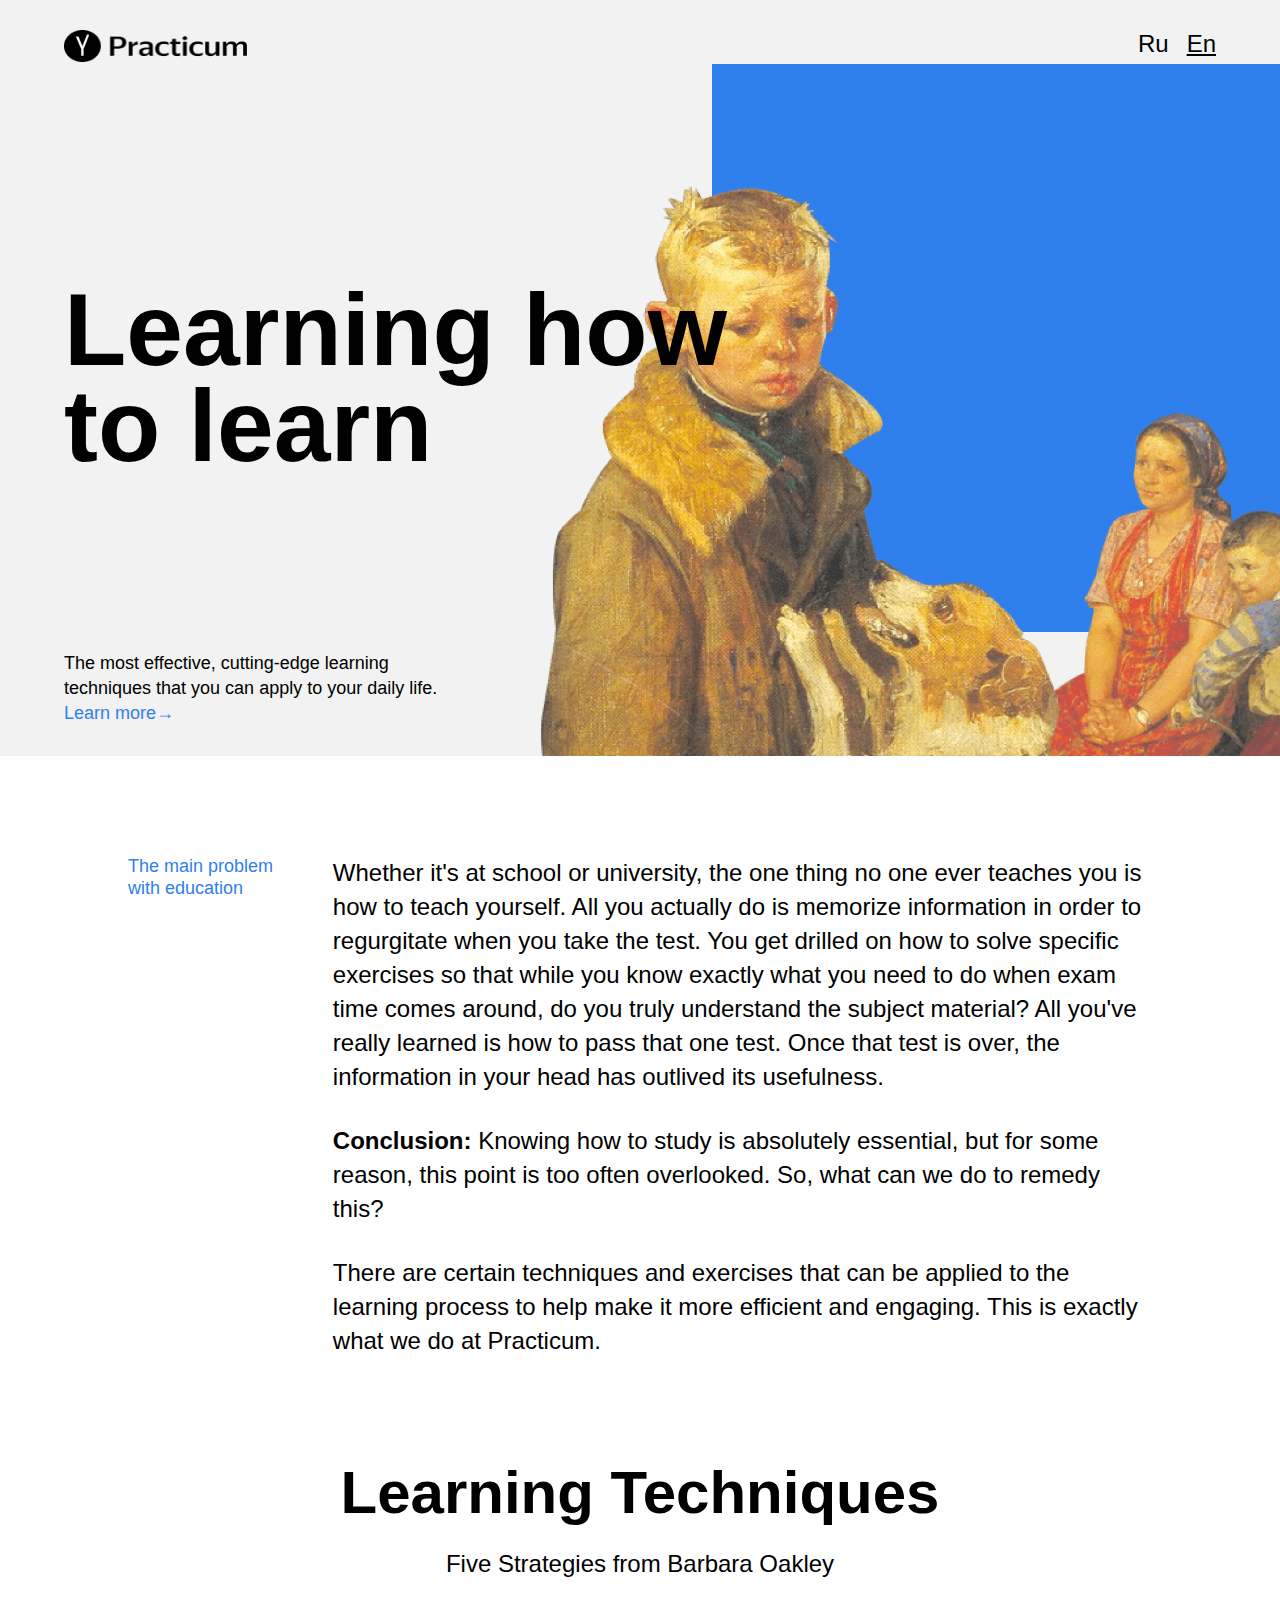
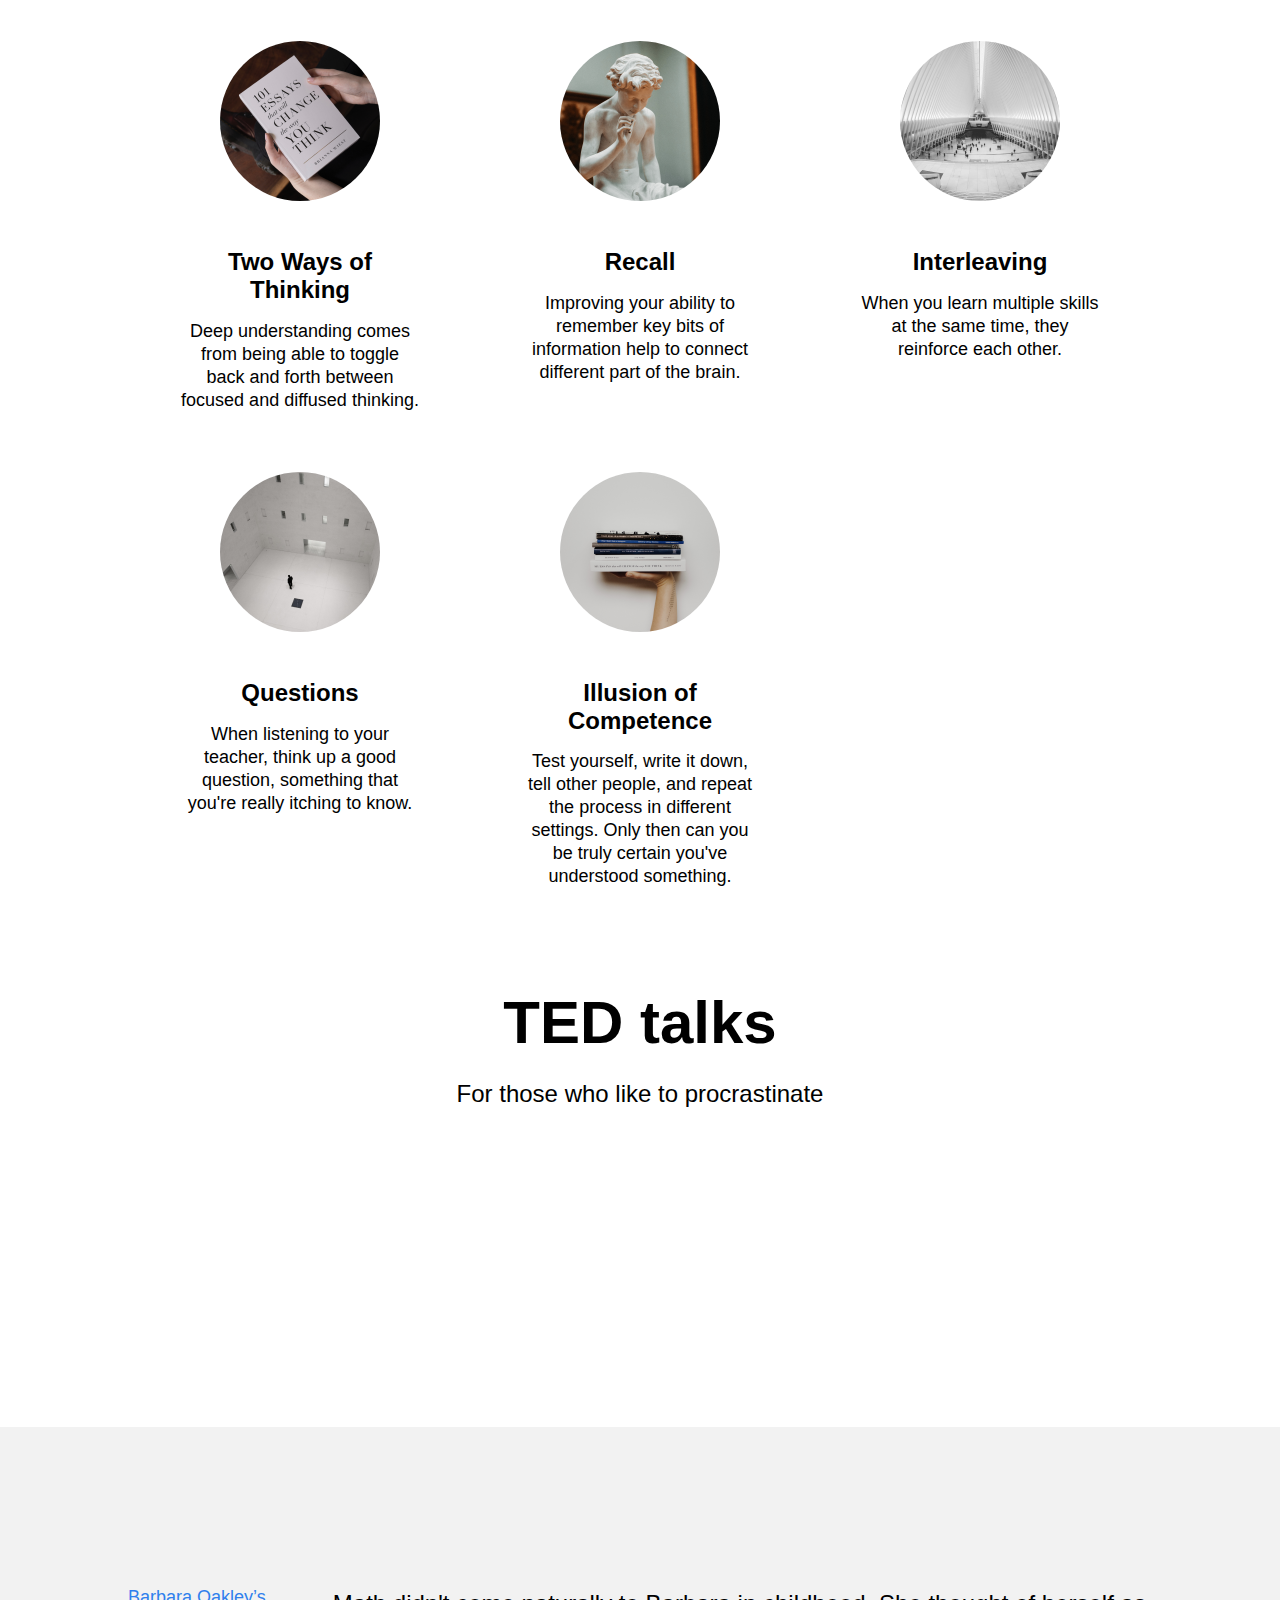
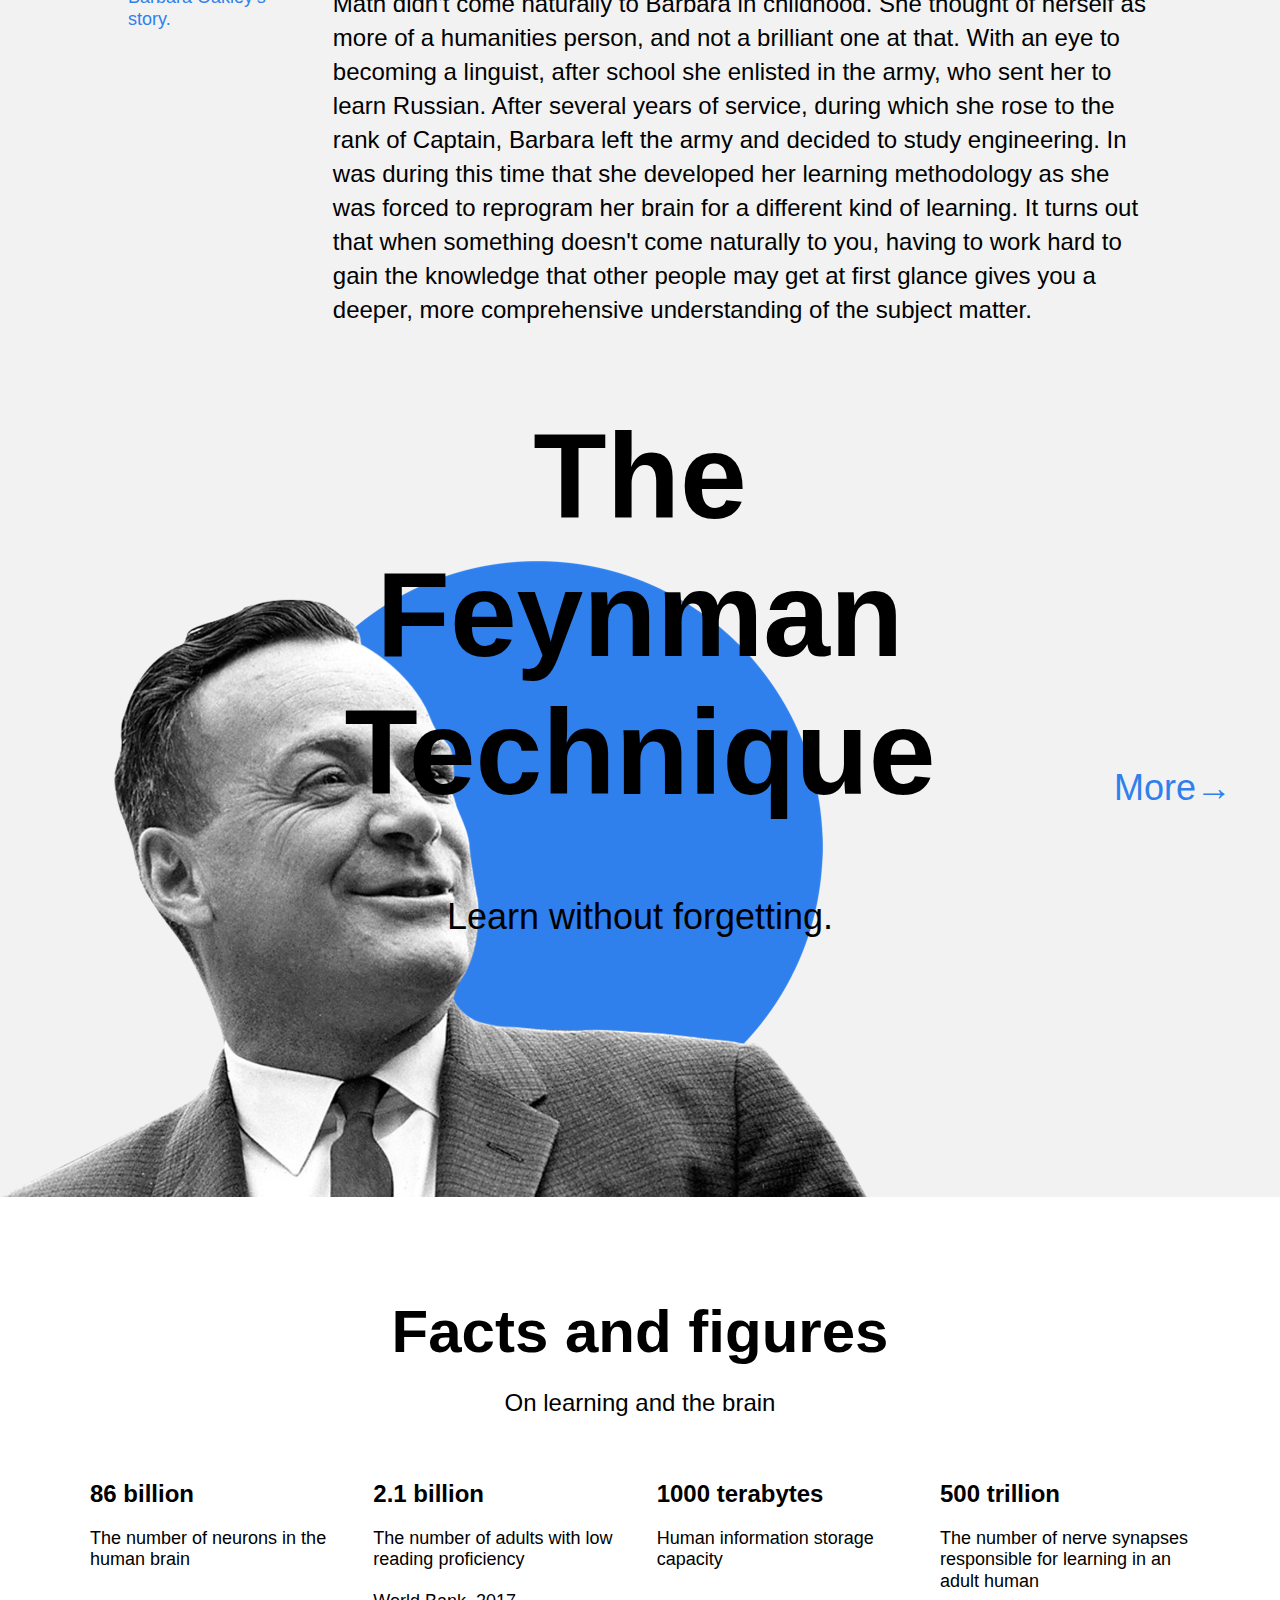
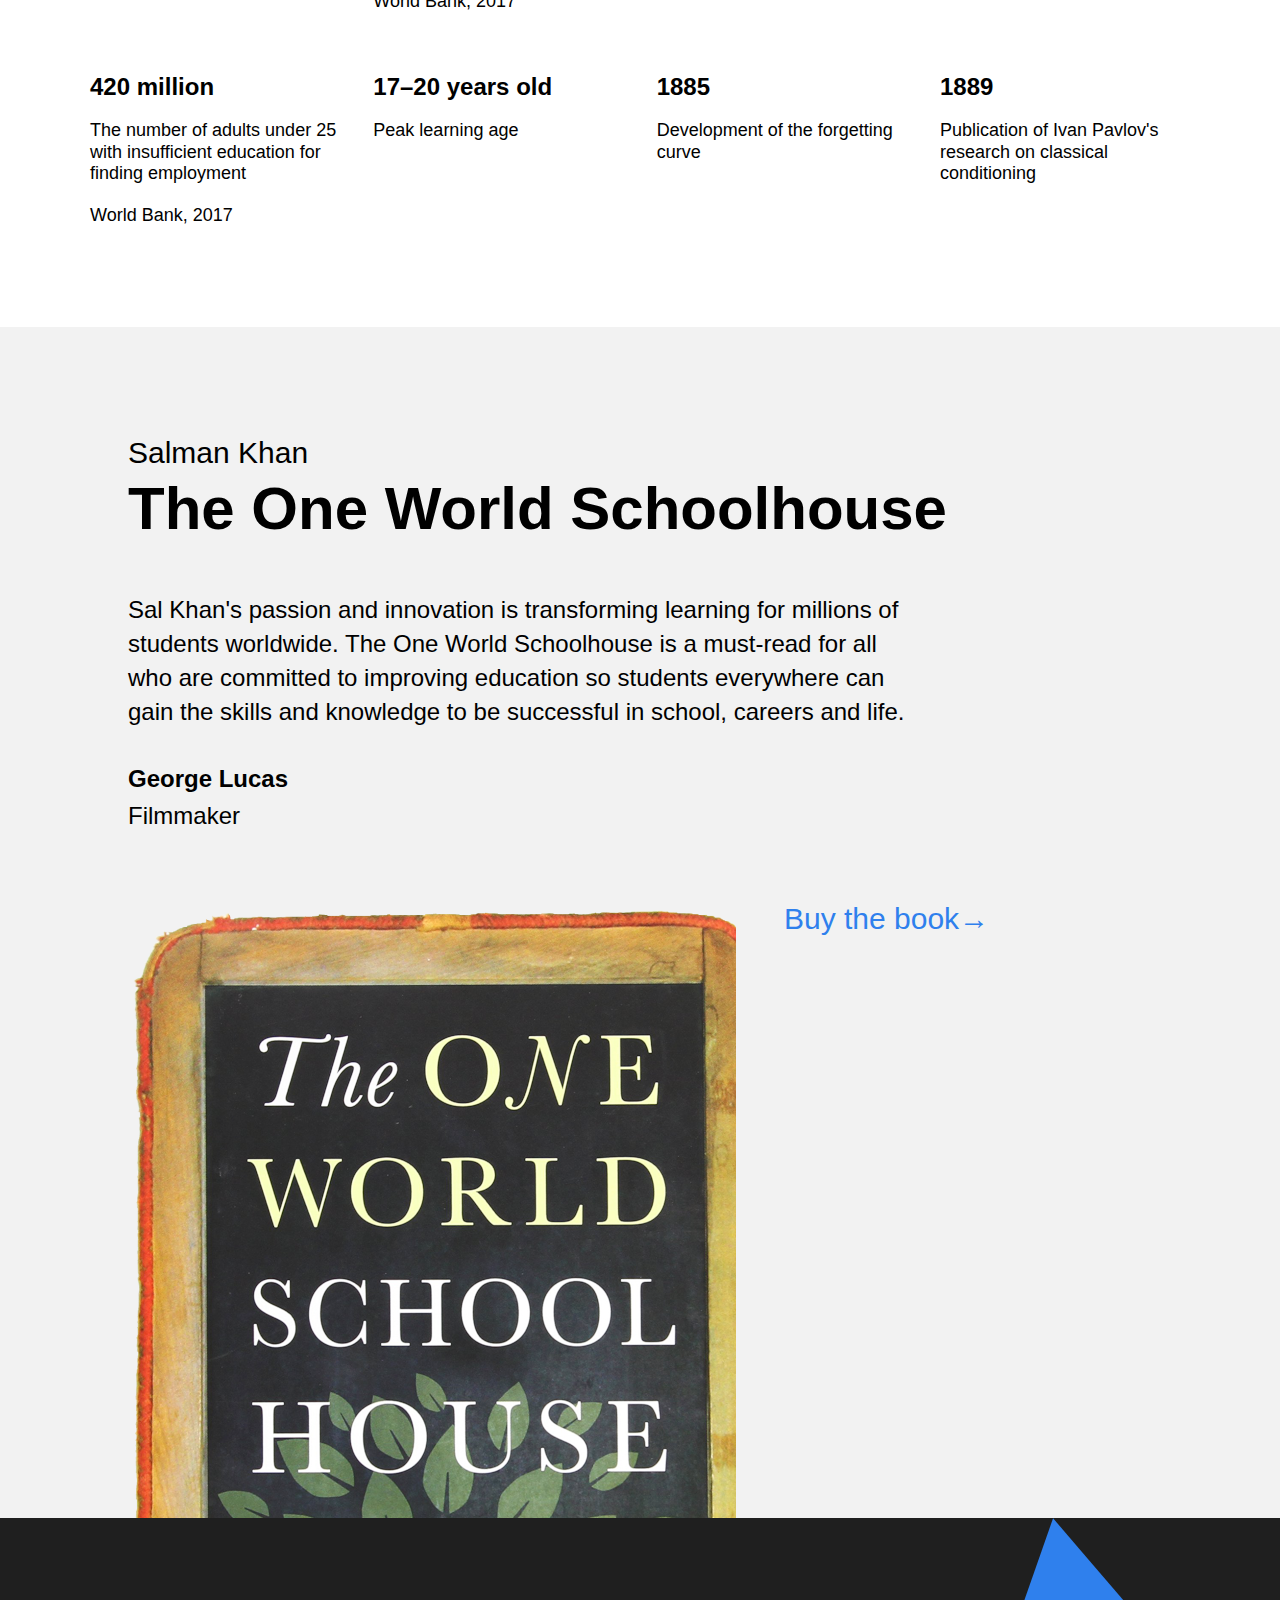
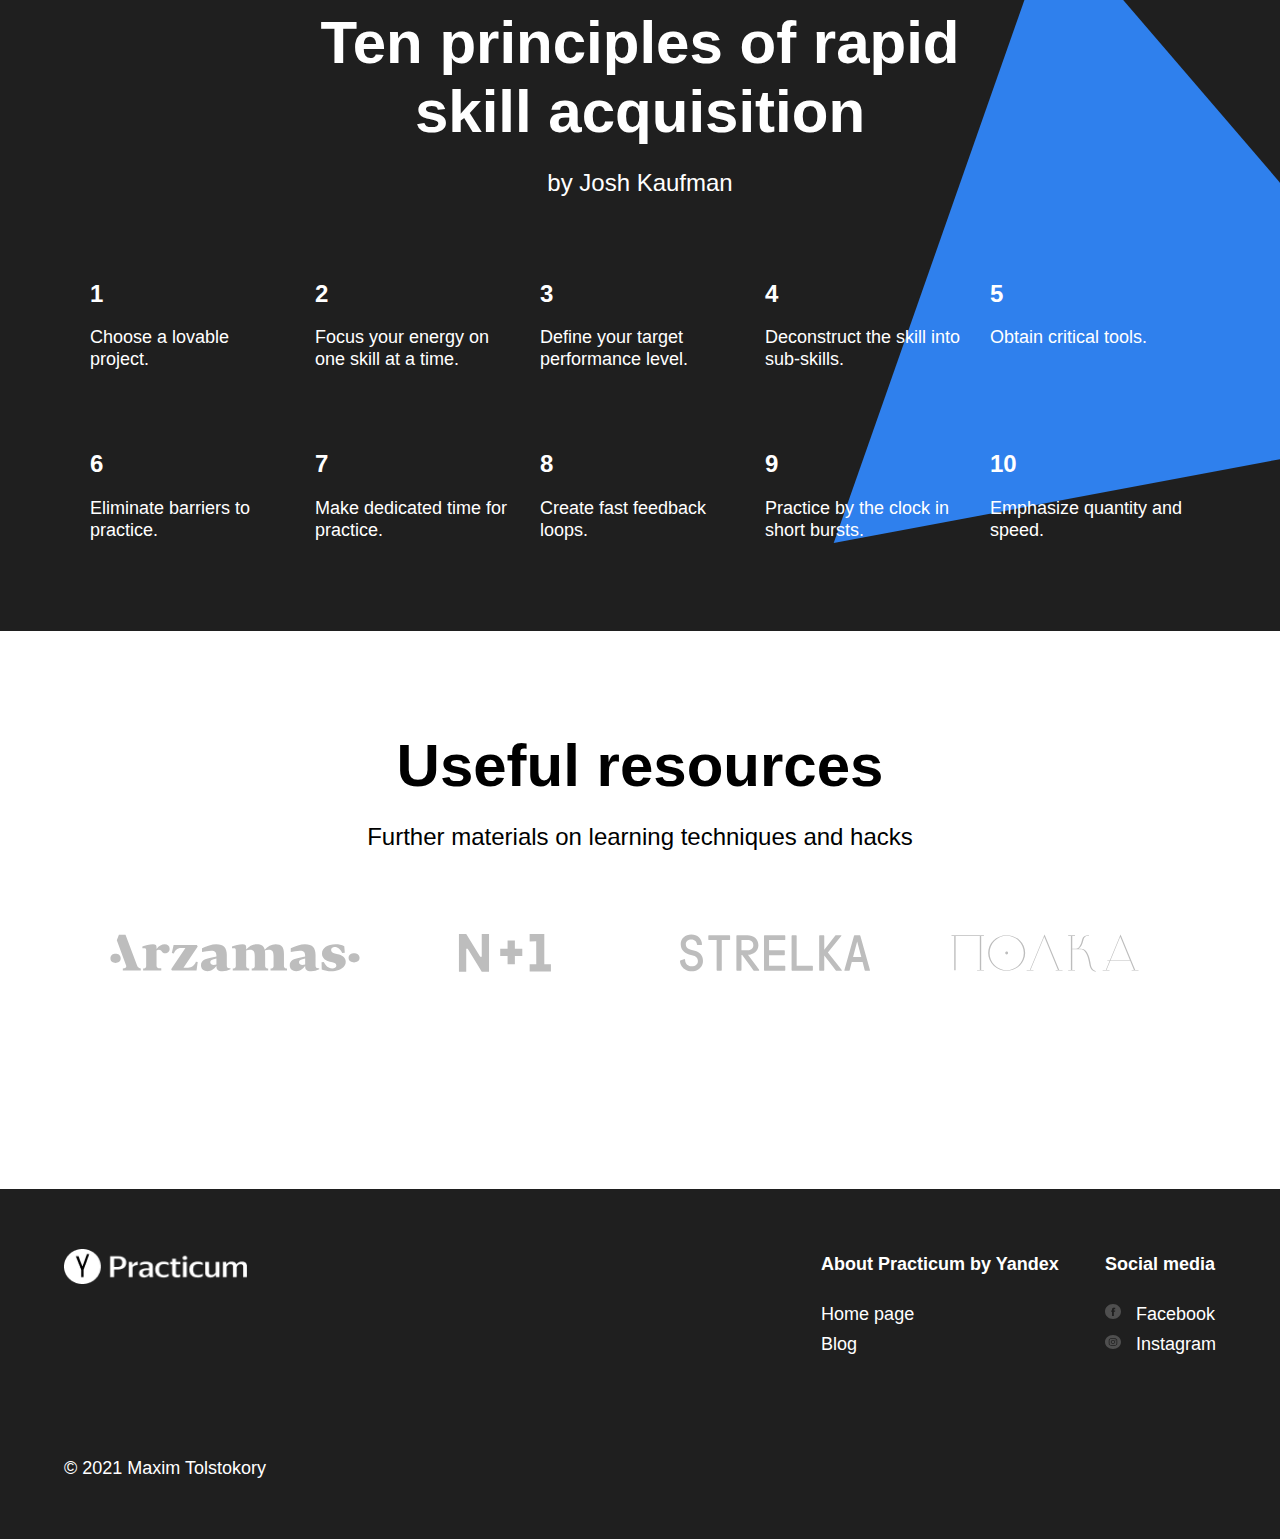
<file: index.html>
<!DOCTYPE html>
<html lang="en">
<head>
  <meta charset="UTF-8">
  <meta name="keywords" content="HTML, CSS, JavaScript">
  <meta name="description" content="Yandex Practicum project 1: a static multisection web page">
  <meta name="author" content="Maxim Tolstokory">
  <meta name="viewport" content="width=device-width, initial-scale=1.0">
  <link rel="stylesheet" href="./pages/index.css">
  <title>Learning how to learn</title>
</head>
<body>
  <div class="page">
    <header class="header">
      <img src="./images/logo/logo_place_header_en.png" alt="Yandex Practicum logo" class="logo logo_place_header">
      <ul class="header__lang-list">
        <li class="header__lang-links">
          <a href="./index-ru.html" class="header__lang-link transparent" target="_self">Ru</a>
        </li>
        <li class="header__lang-links">
          <a href="#" class="header__lang-link header__lang-link_active transparent" target="_self">En</a>
        </li>
      </ul>
      <h1 class="header__title">Learning how to learn</h1>
      <p class="header__subtitle">
        The most effective, cutting-edge learning techniques that you can apply to your daily life.
        <a href="#" class="header__link transparent">Learn more&rarr;</a>
      </p>
      <img src="./images/header-image.png" alt="part of paining The boy with a bad grade" class="header__main-illustration">
      <div class="header__square-pic rotation"></div>
    </header>
    <main class="content">
      <section class="description">
        <div class="two-columns">
          <h2 class="two-columns__brief">The main problem with education</h2>
          <div class="two-columns__main-text">
            <p class="two-columns__paragraph">
              Whether it's at school or university, the one thing no one ever teaches you is how to teach yourself.
              All you actually do is memorize information in order to regurgitate when you take the test.
              You get drilled on how to solve specific exercises so that while you know exactly what you need to do when exam time comes around,
              do you truly understand the subject material? All you've really learned is how to pass that one test. Once that test is over,
              the information in your head has outlived its usefulness.
            </p>
            <p class="two-columns__paragraph">
              <span class="two-columns__span-accent">Conclusion:</span>
              Knowing how to study is absolutely essential, but for some reason, this point is too often overlooked. So, what can we do to remedy this?
            </p>
            <p class="two-columns__paragraph">
              There are certain techniques and exercises that can be applied to the learning process to help make it more efficient and engaging.
               This is exactly what we do at Practicum.
            </p>
          </div>
        </div>
      </section>

      <section class="techniques">
        <h2 class="section-title">Learning Techniques</h2>
        <p class="section-subtitle">Five Strategies from Barbara Oakley</p>
        <ul class="cards">
          <li class="cards__item">
            <img src="./images/cards-attention.png" alt="attention logo" class="cards__image">
            <h3 class="cards__title">Two Ways of Thinking</h3>
            <p class="cards__description">
              Deep understanding comes from being able to toggle back and forth between focused and diffused thinking.
            </p>
          </li>
          <li class="cards__item">
            <img src="./images/cards-recall.png" alt="recall logo" class="cards__image">
            <h3 class="cards__title">Recall</h3>
            <p class="cards__description">
              Improving your ability to remember key bits of information help to connect different part of the brain.
            </p>
          </li>
          <li class="cards__item">
            <img src="./images/cards-interliving.png" alt="interleaving logo" class="cards__image">
            <h3 class="cards__title">Interleaving</h3>
            <p class="cards__description">
              When you learn multiple skills at the same time, they reinforce each other.
            </p>
          </li>
          <li class="cards__item">
            <img src="./images/cards-question.png" alt="questions logo" class="cards__image">
            <h3 class="cards__title">Questions</h3>
            <p class="cards__description">
              When listening to your teacher, think up a good question, something that you're really itching to know.
            </p>
          </li>
          <li class="cards__item">
            <img src="./images/cards-competence.png" alt="illusion of competence logo" class="cards__image">
            <h3 class="cards__title">Illusion of Competence</h3>
            <p class="cards__description">
              Test yourself, write it down, tell other people, and repeat the process in different settings.
               Only then can you be truly certain you've understood something.
            </p>
          </li>
        </ul>
      </section>

      <section class="video">
        <h2 class="section-title">TED talks</h2>
        <p class="section-subtitle">For those who like to procrastinate</p>
        <div class="video__iframes">
          <iframe class="video__iframe" src="https://www.youtube.com/embed/5MgBikgcWnY"
           allow="accelerometer; autoplay; clipboard-write; encrypted-media; gyroscope; picture-in-picture" allowfullscreen>
          </iframe>
          <iframe class="video__iframe" src="https://www.youtube.com/embed/arj7oStGLkU"
           allow="accelerometer; autoplay; clipboard-write; encrypted-media; gyroscope; picture-in-picture" allowfullscreen>
          </iframe>
        </div>
      </section>

      <section class="oakley">
        <div class="two-columns">
          <h2 class="two-columns__brief">Barbara Oakley’s story.</h2>
          <div class="two-columns__main-text">
            <p class="two-columns__paragraph">
              Math didn't come naturally to Barbara in childhood.
               She thought of herself as more of a humanities person, and not a brilliant one at that.
                With an eye to becoming a linguist, after school she enlisted in the army, who sent her to learn Russian.
                 After several years of service, during which she rose to the rank of Captain, Barbara left the army and decided to study engineering.
                  In was during this time that she developed her learning methodology as she was forced to reprogram her brain for a different kind of learning.
                   It turns out that when something doesn't come naturally to you, having to work hard to gain the knowledge that other people may get at first
                    glance gives you a deeper, more comprehensive understanding of the subject matter.
            </p>
          </div>
        </div>
      </section>

      <section class="feynman">
        <h2 class="feynman__title">The Feynman Technique</h2>
        <p class="feynman__subtitle">Learn without forgetting.</p>
        <a href="#" class="feynman__link transparent">More&rarr;</a>
      </section>

      <section class="digits">
        <h2 class="section-title">Facts and figures</h2>
        <p class="section-subtitle">On learning and the brain</p>
        <ul class="table">
          <li class="table__cell">
            <h3 class="table__heading">86 billion</h3>
            <p class="table__text">The number of neurons in the human brain</p>
          </li>
          <li class="table__cell">
            <h3 class="table__heading">2.1 billion</h3>
            <p class="table__text">The number of adults with low reading proficiency</p>
            <p class="table__text">World Bank, 2017</p>
          </li>
          <li class="table__cell">
            <h3 class="table__heading">1000 terabytes</h3>
            <p class="table__text">Human information storage capacity</p>
          </li>
          <li class="table__cell">
            <h3 class="table__heading">500 trillion</h3>
            <p class="table__text">The number of nerve synapses responsible for learning in an adult human</p>
          </li>
          <li class="table__cell">
            <h3 class="table__heading">420 million</h3>
            <p class="table__text">The number of adults under 25 with insufficient education for finding employment</p>
            <p class="table__text">World Bank, 2017</p>
          </li>
          <li class="table__cell">
            <h3 class="table__heading">17–20 years old</h3>
            <p class="table__text">Peak learning age</p>
          </li>
          <li class="table__cell">
            <h3 class="table__heading">1885</h3>
            <p class="table__text">Development of the forgetting curve</p>
          </li>
          <li class="table__cell">
            <h3 class="table__heading">1889</h3>
            <p class="table__text">Publication of Ivan Pavlov's research on classical conditioning</p>
          </li>
        </ul>
      </section>

      <section class="khan">
        <div class="khan__container">
          <p class="khan__author">Salman Khan</p>
          <h2 class="khan__title">The One World Schoolhouse</h2>
          <blockquote class="khan__quote">
            Sal Khan's passion and innovation is transforming learning for millions of students worldwide.
             The One World Schoolhouse is a must-read for all who are committed to improving education so
              students everywhere can gain the skills and knowledge to be successful in school, careers and life.
          </blockquote>
          <p class="khan__quote-author">George Lucas</p>
          <p class="khan__quote-author-subline">Filmmaker</p>
          <div class="khan__book-container">
            <img src="./images/khan-book-en.png" alt="book cover of Salman Khan's The One World Schoolhouse" class="khan__book-pic">
            <a href="https://www.amazon.com/One-World-Schoolhouse-Education-Reimagined/dp/1455508381" class="khan__buy-link transparent">Buy the book&rarr;</a>
          </div>
        </div>
      </section>

      <section class="kaufman">
        <h2 class="section-title section-title_theme_dark">Ten principles of rapid skill acquisition</h2>
        <p class="section-subtitle section-subtitle_theme_dark">by Josh Kaufman</p>
        <ul class="table table_theme_dark">
          <li class="table__cell table__cell_theme_dark">
            <h3 class="table__heading table__heading_theme_dark">1</h3>
            <p class="table__text table__text_theme_dark">Choose a lovable project.</p>
          </li>
          <li class="table__cell table__cell_theme_dark">
            <h3 class="table__heading table__heading_theme_dark">2</h3>
            <p class="table__text table__text_theme_dark">Focus your energy on one skill at a time.</p>
          </li>
          <li class="table__cell table__cell_theme_dark">
            <h3 class="table__heading table__heading_theme_dark">3</h3>
            <p class="table__text table__text_theme_dark">Define your target performance level.</p>
          </li>
          <li class="table__cell table__cell_theme_dark">
            <h3 class="table__heading table__heading_theme_dark">4</h3>
            <p class="table__text table__text_theme_dark">Deconstruct the skill into sub-skills.</p>
          </li>
          <li class="table__cell table__cell_theme_dark">
            <h3 class="table__heading table__heading_theme_dark">5</h3>
            <p class="table__text table__text_theme_dark">Obtain critical tools.</p>
          </li>
          <li class="table__cell table__cell_theme_dark">
            <h3 class="table__heading table__heading_theme_dark">6</h3>
            <p class="table__text table__text_theme_dark">Eliminate barriers to practice.</p>
          </li>
          <li class="table__cell table__cell_theme_dark">
            <h3 class="table__heading table__heading_theme_dark">7</h3>
            <p class="table__text table__text_theme_dark">Make dedicated time for practice.</p>
          </li>
          <li class="table__cell table__cell_theme_dark">
            <h3 class="table__heading table__heading_theme_dark">8</h3>
            <p class="table__text table__text_theme_dark">Create fast feedback loops.</p>
          </li>
          <li class="table__cell table__cell_theme_dark">
            <h3 class="table__heading table__heading_theme_dark">9</h3>
            <p class="table__text table__text_theme_dark">Practice by the clock in short bursts.</p>
          </li>
          <li class="table__cell table__cell_theme_dark">
            <h3 class="table__heading table__heading_theme_dark">10</h3>
            <p class="table__text table__text_theme_dark">Emphasize quantity and speed.</p>
          </li>
        </ul>
        <div class="kaufman__triangle rotation"></div>
      </section>

      <section class="resources">
        <h2 class="section-title">Useful resources</h2>
        <p class="section-subtitle">Further materials on learning techniques and hacks</p>
        <ul class="resources__logo-zone">
          <li>
            <a href="https://arzamas.academy/" class="transparent">
              <img src="./images/logo/resources-arzamas.svg" alt="Logo Arzamas" class="resources__logo">
            </a>
          </li>
          <li>
            <a href="https://nplus1.ru/" class="transparent">
              <img src="./images/logo/resources-n1.svg" alt="N+1 logo" class="resources__logo">
            </a>
          </li>
          <li>
            <a href="https://strelka.com/en" class="transparent">
              <img src="./images/logo/resources-strelka.svg" alt="Strelka logo" class="resources__logo">
            </a>
          </li>
          <li>
            <a href="https://polka.academy/" class="transparent">
              <img src="./images/logo/resources-polka.svg" alt="Polka logo" class="resources__logo">
            </a>
          </li>
        </ul>
      </section>
    </main>
    <footer class="footer">
      <div class="footer__columns">
        <div class="footer__column footer__column_content_copyright">
          <img src="./images/logo/logo_place_footer_en.png" alt="Yandex Practicum logo" class="logo logo_place_footer">
          <p class="footer__author">&copy; 2021 Maxim Tolstokory</p>
        </div>
        <nav class="footer__column footer__column_content_info">
          <h2 class="footer__column-heading">About Practicum by Yandex</h2>
          <ul class="footer__column-links">
            <li>
              <a href="https://practicum.yandex.com/" class="footer__column-link transparent">Home page</a>
            </li>
            <li>
              <a href="https://www.practicum.blog/" class="footer__column-link transparent">Blog</a>
            </li>
          </ul>
        </nav>
        <div class="footer__column footer__column_content_social">
          <h2 class="footer__column-heading">Social media</h2>
          <ul class="footer__column-links">
            <li>
              <a href="https://m.me/YPracticum" class="footer__column-link transparent">
                <img src="./images/facebook_color_white.svg" alt="facebook" class="footer__social-icon">
                Facebook
              </a>
            </li>
            <li>
              <a href="https://instagram.com/y_practicum" class="footer__column-link transparent">
                <img src="./images/instagram_color_white.svg" alt="Instagram" class="footer__social-icon">
                Instagram
              </a>
            </li>
          </ul>
        </div>
      </div>
    </footer>
  </div>
</body>
</html>
</file>
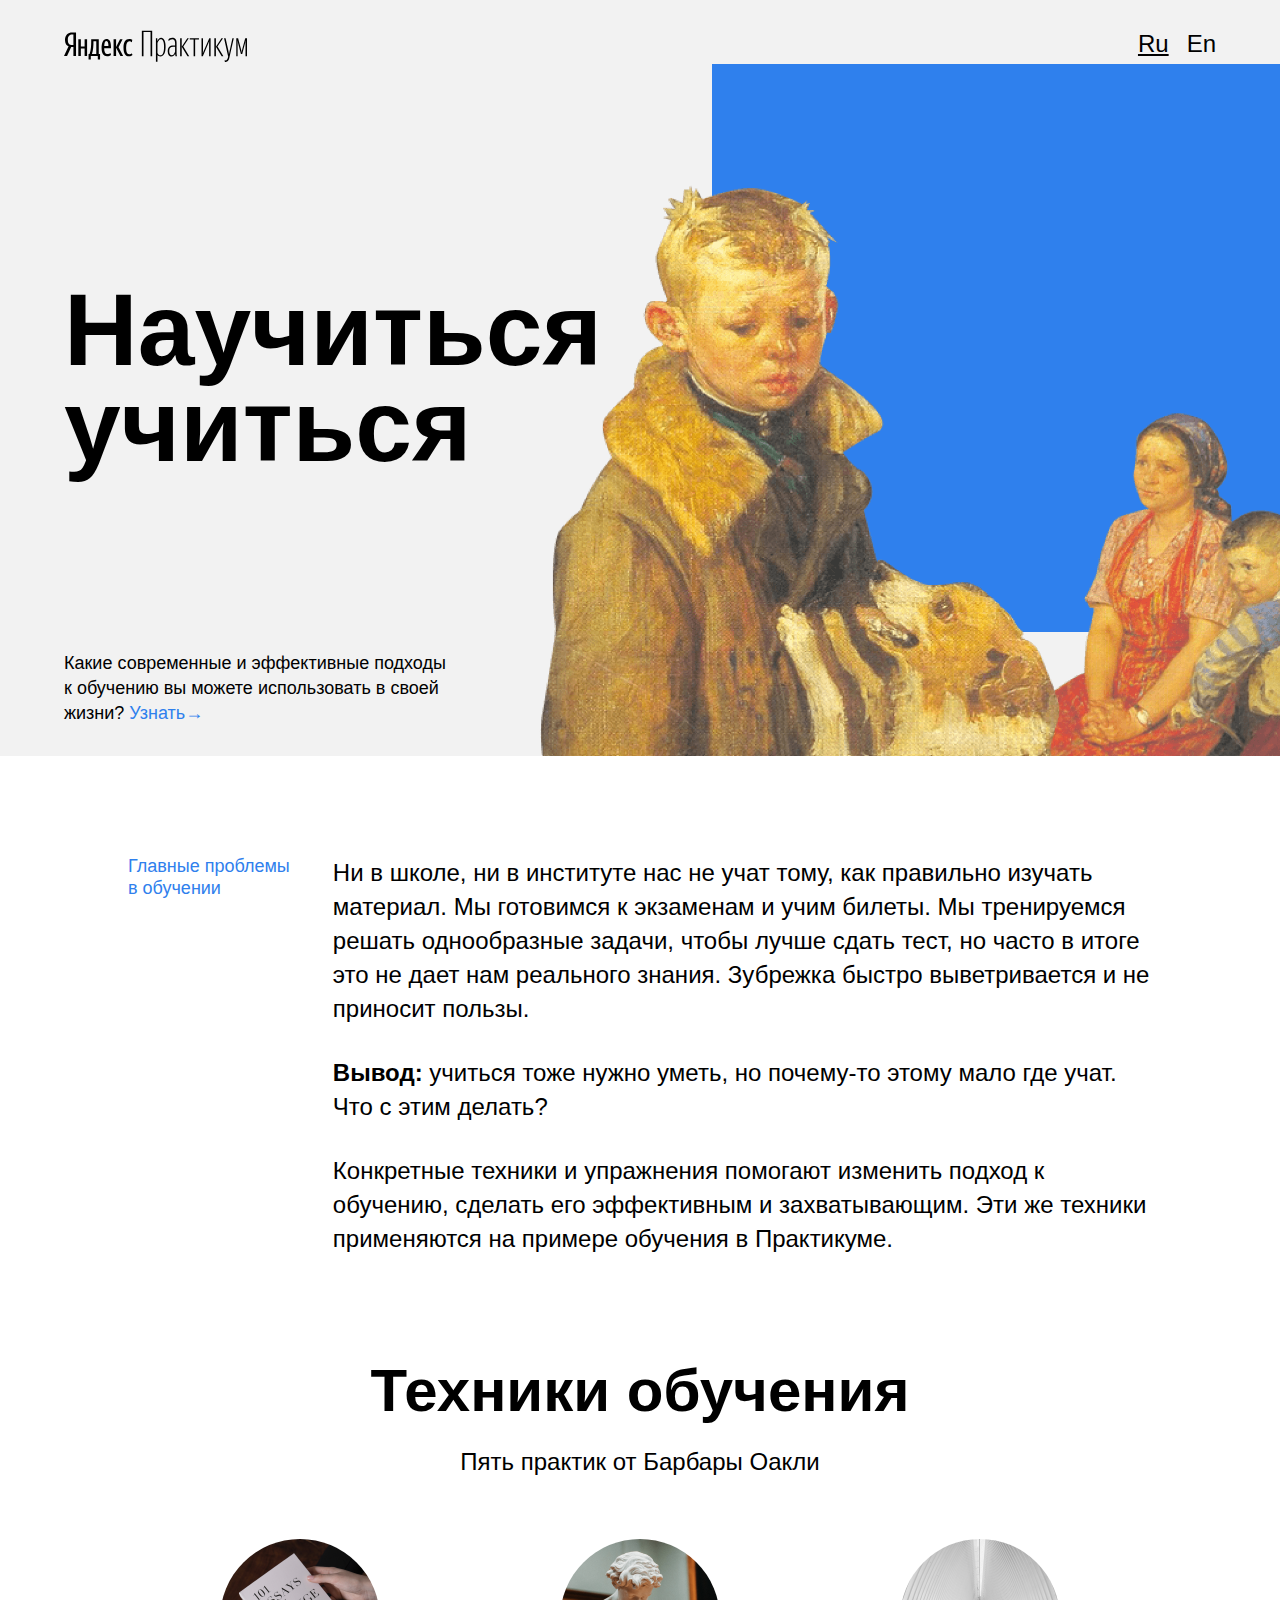
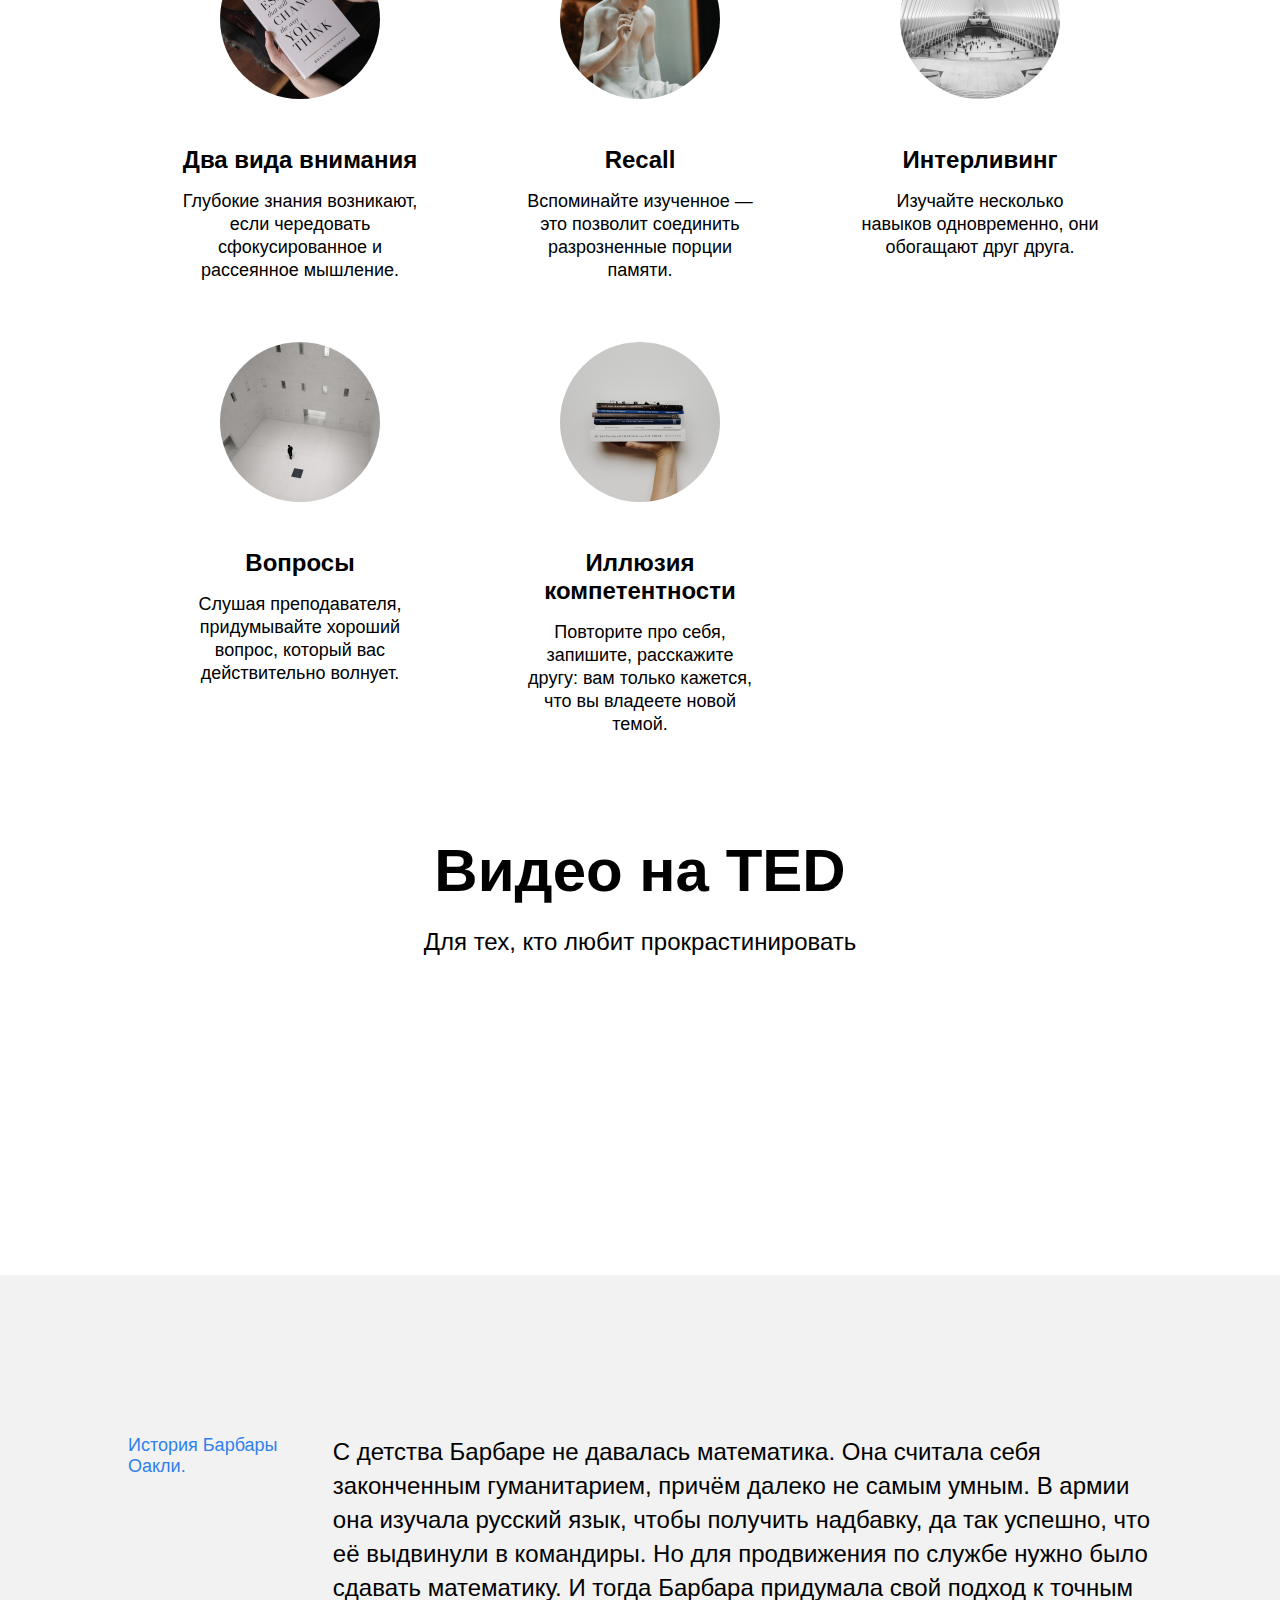
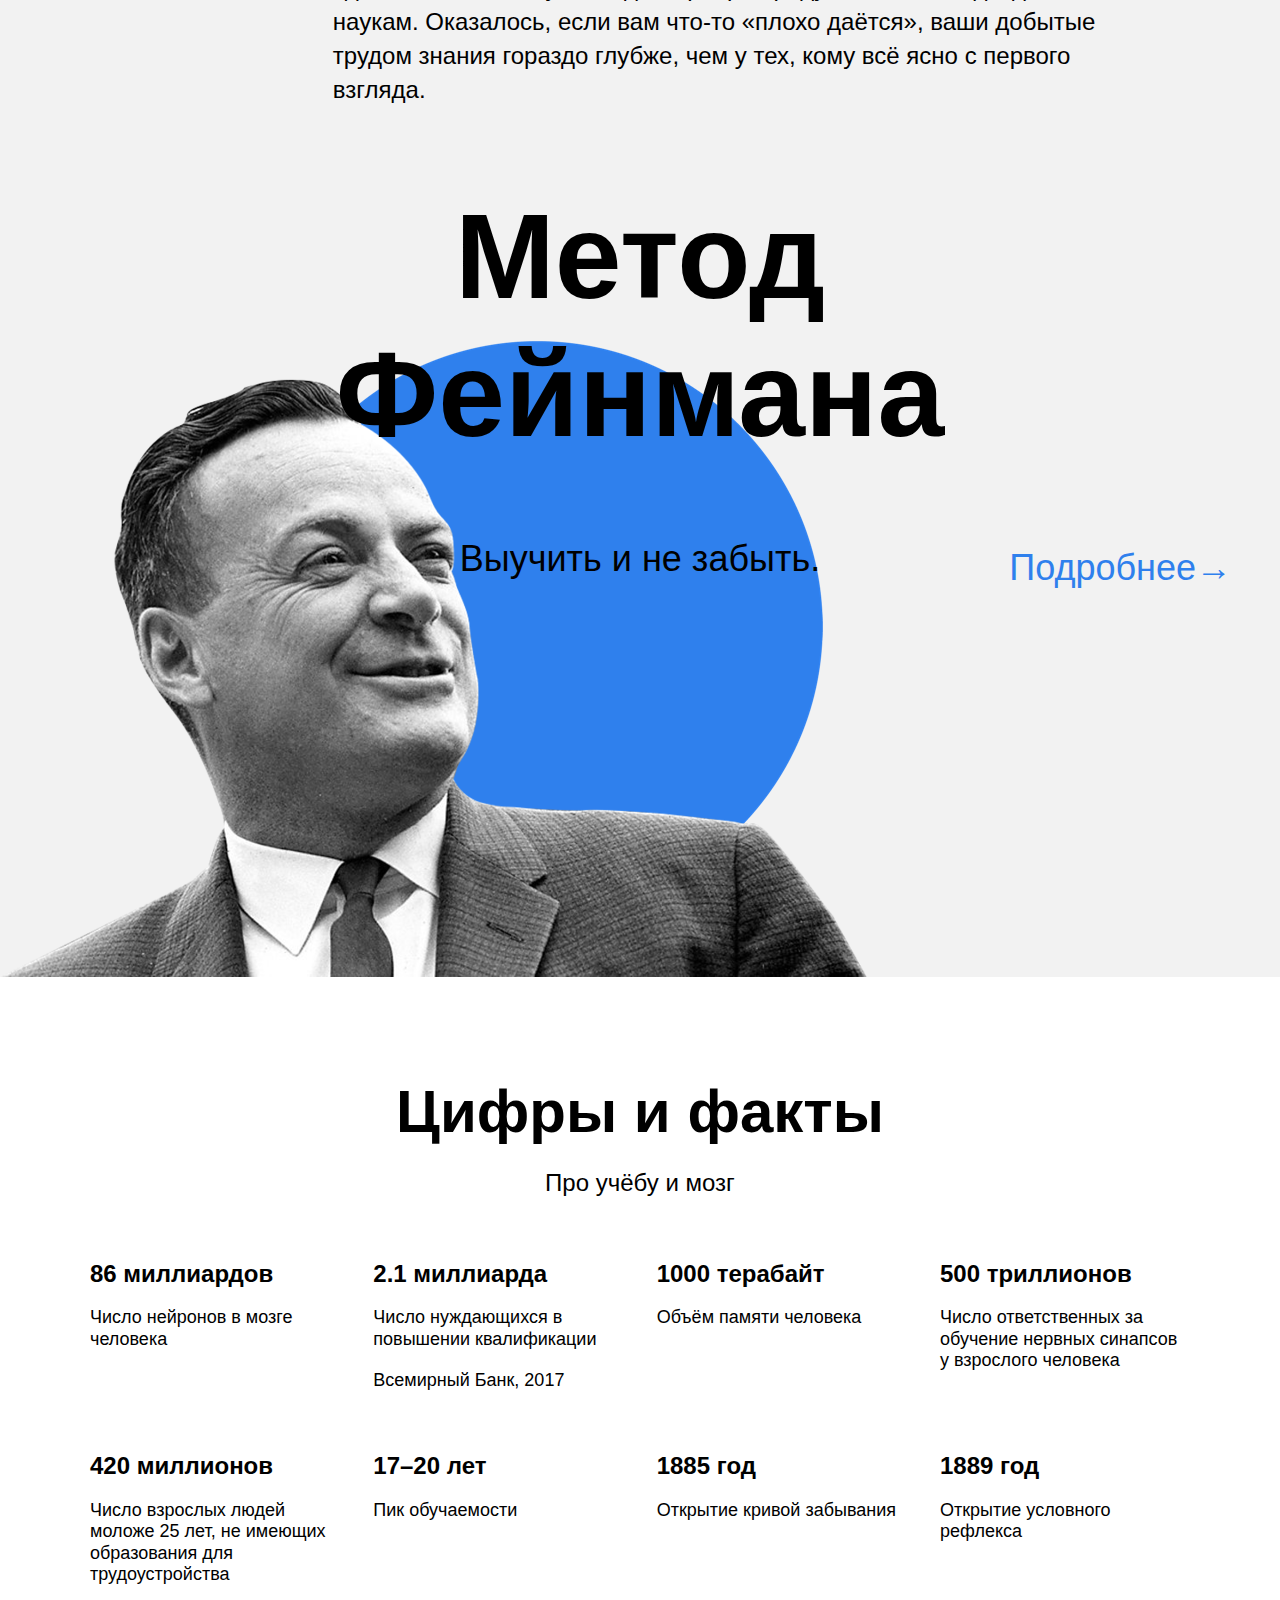
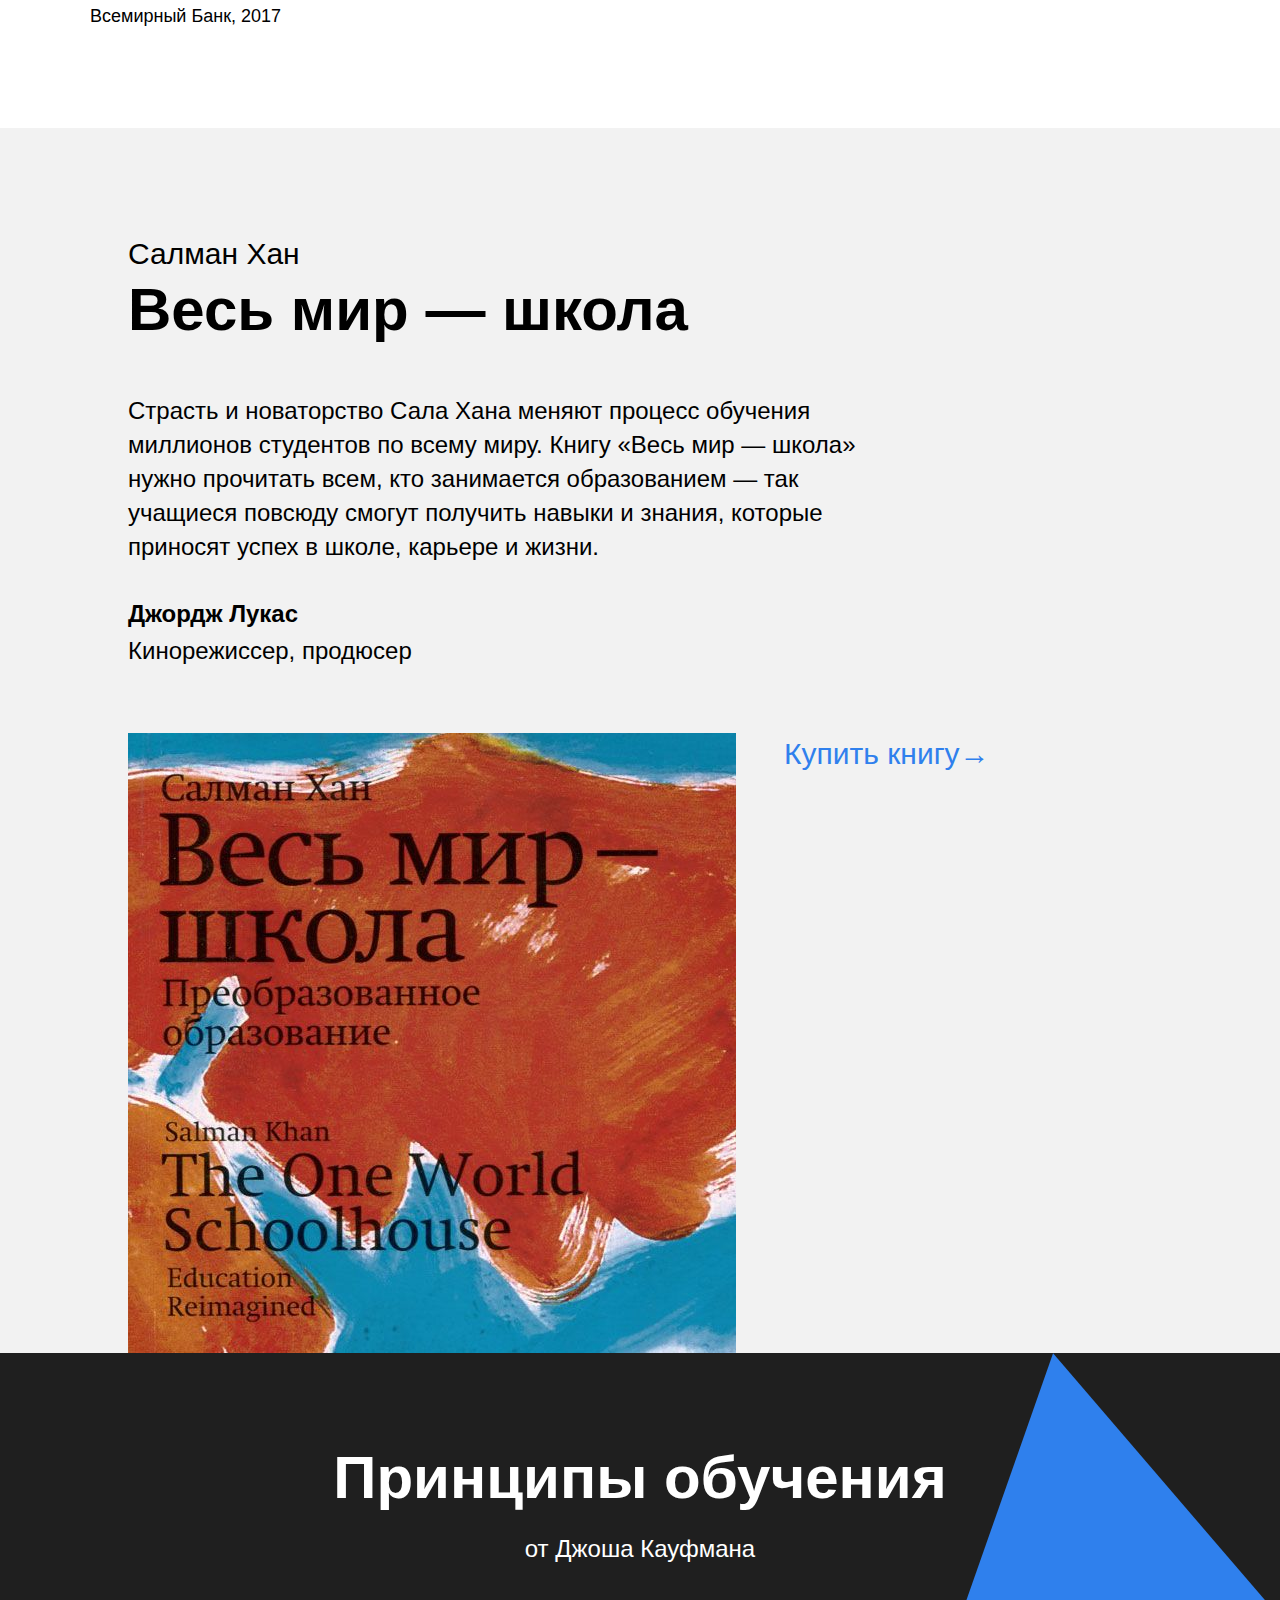
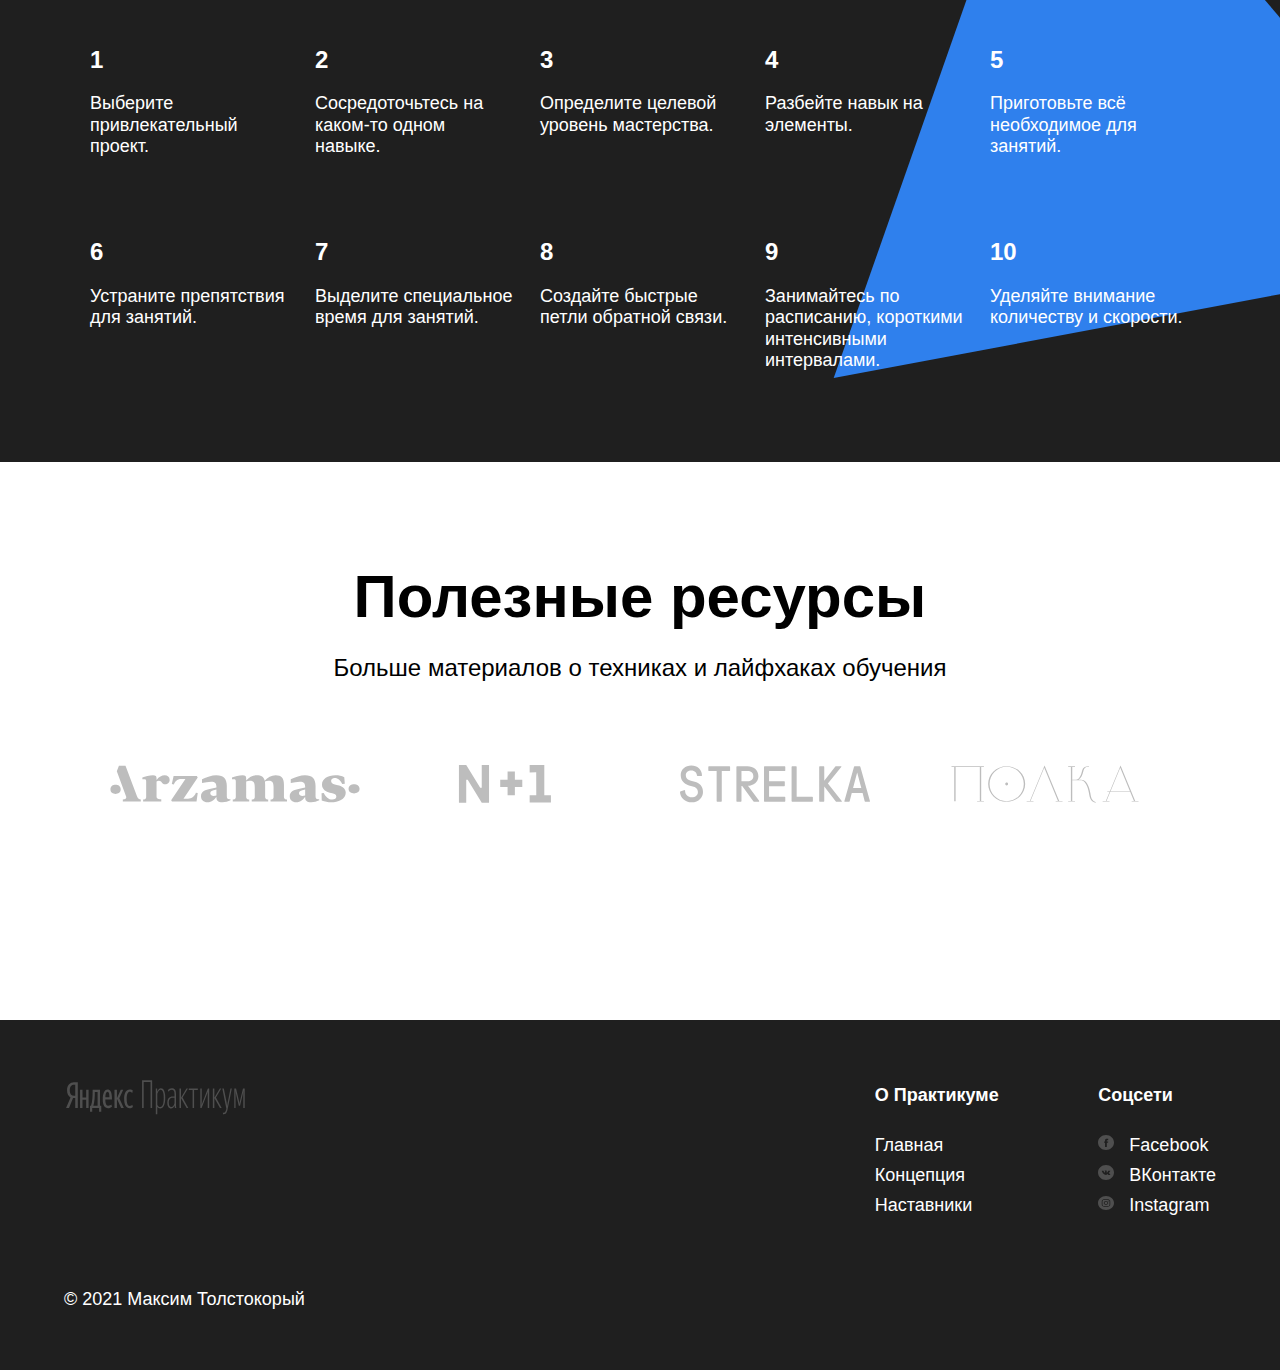
<file: index-ru.html>
<!DOCTYPE html>
<html lang="ru">
<head>
  <meta charset="UTF-8">
  <meta name="keywords" content="HTML, CSS, JavaScript">
  <meta name="description" content="Первый проект программы веб разработки Яндекс Практикума">
  <meta name="author" content="Максим Толстокорый">
  <meta name="viewport" content="width=device-width, initial-scale=1.0">
  <link rel="stylesheet" href="./pages/index.css">
  <title>Научиться учиться</title>
</head>
<body>
  <div class="page">
    <header class="header">
      <img src="./images/logo/logo_place_header.svg" alt="логотип Яндекс Практикум" class="logo logo_place_header">
      <ul class="header__lang-list">
        <li class="header__lang-links">
          <a href="#" class="header__lang-link header__lang-link_active transparent" target="_self">Ru</a>
        </li>
        <li class="header__lang-links">
          <a href="./index.html" class="header__lang-link transparent" target="_self">En</a>
        </li>
      </ul>
      <h1 class="header__title">Научиться учиться</h1>
      <p class="header__subtitle">
        Какие современные и эффективные подходы к обучению вы можете использовать в своей жизни?
        <a href="#" class="header__link transparent">Узнать&rarr;</a>
      </p>
      <img src="./images/header-image.png" alt="Часть картины мальчик принёс двойку" class="header__main-illustration">
      <div class="header__square-pic rotation"></div>
    </header>
    <main class="content">
      <section class="description">
        <div class="two-columns">
          <h2 class="two-columns__brief">Главные проблемы в обучении</h2>
          <div class="two-columns__main-text">
            <p class="two-columns__paragraph">
              Ни в школе, ни в институте нас не учат тому, как правильно изучать материал.
              Мы готовимся к экзаменам и учим билеты. Мы тренируемся решать однообразные задачи,
               чтобы лучше сдать тест, но часто в итоге это не дает нам реального знания.
                Зубрежка быстро выветривается и не приносит пользы.
            </p>
            <p class="two-columns__paragraph">
              <span class="two-columns__span-accent">Вывод:</span> учиться тоже нужно уметь, но почему-то этому мало где учат. Что с этим делать?
            </p>
            <p class="two-columns__paragraph">
              Конкретные техники и упражнения помогают изменить подход к обучению,
               сделать его эффективным и захватывающим. Эти же техники применяются на примере обучения в Практикуме.
            </p>
          </div>
        </div>
      </section>

      <section class="techniques">
        <h2 class="section-title">Техники обучения</h2>
        <p class="section-subtitle">Пять практик от Барбары Оакли</p>
        <ul class="cards">
          <li class="cards__item">
            <img src="./images/cards-attention.png" alt="внимание лого" class="cards__image">
            <h3 class="cards__title">Два вида внимания</h3>
            <p class="cards__description">
              Глубокие знания возникают, если чередовать сфокусированное и рассеянное мышление.
            </p>
          </li>
          <li class="cards__item">
            <img src="./images/cards-recall.png" alt="recall лого" class="cards__image">
            <h3 class="cards__title">Recall</h3>
            <p class="cards__description">
              Вспоминайте изученное — это позволит соединить разрозненные порции памяти.
            </p>
          </li>
          <li class="cards__item">
            <img src="./images/cards-interliving.png" alt="интерливинг лого" class="cards__image">
            <h3 class="cards__title">Интерливинг</h3>
            <p class="cards__description">
              Изучайте несколько навыков одновременно, они обогащают друг друга.
            </p>
          </li>
          <li class="cards__item">
            <img src="./images/cards-question.png" alt="вопросы лого" class="cards__image">
            <h3 class="cards__title">Вопросы</h3>
            <p class="cards__description">
              Слушая преподавателя, придумывайте хороший вопрос, который вас действительно волнует.
            </p>
          </li>
          <li class="cards__item">
            <img src="./images/cards-competence.png" alt="иллюзия компетентности лого" class="cards__image">
            <h3 class="cards__title">Иллюзия компетентности</h3>
            <p class="cards__description">
              Повторите про себя, запишите, расскажите другу: вам только кажется, что вы владеете новой темой.
            </p>
          </li>
        </ul>
      </section>

      <section class="video">
        <h2 class="section-title">Видео нa TED</h2>
        <p class="section-subtitle">Для тех, кто любит прокрастинировать</p>
        <div class="video__iframes">
          <iframe class="video__iframe" src="https://www.youtube.com/embed/5MgBikgcWnY"
           allow="accelerometer; autoplay; clipboard-write; encrypted-media; gyroscope; picture-in-picture" allowfullscreen>
          </iframe>
          <iframe class="video__iframe" src="https://www.youtube.com/embed/arj7oStGLkU"
           allow="accelerometer; autoplay; clipboard-write; encrypted-media; gyroscope; picture-in-picture" allowfullscreen>
          </iframe>
        </div>
      </section>

      <section class="oakley">
        <div class="two-columns">
          <h2 class="two-columns__brief">История Барбары Оакли.</h2>
          <div class="two-columns__main-text">
            <p class="two-columns__paragraph">
              С детства Барбаре не давалась математика. Она считала себя законченным гуманитарием, причём далеко не самым умным.
               В армии она изучала русский язык, чтобы получить надбавку, да так успешно, что её выдвинули в командиры.
                Но для продвижения по службе нужно было сдавать математику. И тогда Барбара придумала свой подход к точным наукам.
                 Оказалось, если вам что-то «плохо даётся», ваши добытые трудом знания гораздо глубже, чем у тех, кому всё ясно с первого взгляда.
            </p>
          </div>
        </div>
      </section>

      <section class="feynman">
        <h2 class="feynman__title">Метод Фейнмана</h2>
        <p class="feynman__subtitle">Выучить и не забыть.</p>
        <a href="#" class="feynman__link transparent">Подробнее&rarr;</a>
      </section>

      <section class="digits">
        <h2 class="section-title">Цифры и факты</h2>
        <p class="section-subtitle">Про учёбу и мозг</p>
        <ul class="table">
          <li class="table__cell">
            <h3 class="table__heading">86 миллиардов</h3>
            <p class="table__text">Число нейронов в мозге человека</p>
          </li>
          <li class="table__cell">
            <h3 class="table__heading">2.1 миллиарда</h3>
            <p class="table__text">Число нуждающихся в повышении квалификации</p>
            <p class="table__text">Всемирный Банк, 2017</p>
          </li>
          <li class="table__cell">
            <h3 class="table__heading">1000 терабайт</h3>
            <p class="table__text">Объём памяти человека</p>
          </li>
          <li class="table__cell">
            <h3 class="table__heading">500 триллионов</h3>
            <p class="table__text">Число ответственных за обучение нервных синапсов у взрослого человека</p>
          </li>
          <li class="table__cell">
            <h3 class="table__heading">420 миллионов</h3>
            <p class="table__text">Число взрослых людей моложе 25 лет, не имеющих образования для трудоустройства</p>
            <p class="table__text">Всемирный Банк, 2017</p>
          </li>
          <li class="table__cell">
            <h3 class="table__heading">17–20 лет</h3>
            <p class="table__text">Пик обучаемости</p>
          </li>
          <li class="table__cell">
            <h3 class="table__heading">1885 год</h3>
            <p class="table__text">Открытие кривой забывания</p>
          </li>
          <li class="table__cell">
            <h3 class="table__heading">1889 год</h3>
            <p class="table__text">Открытие условного рефлекса</p>
          </li>
        </ul>
      </section>

      <section class="khan">
        <div class="khan__container">
          <p class="khan__author">Салман Хан</p>
          <h2 class="khan__title">Весь мир — школа</h2>
          <blockquote class="khan__quote">
            Страсть и новаторство Сала Хана меняют процесс обучения миллионов студентов по всему миру.
             Книгу «Весь мир — школа» нужно прочитать всем, кто занимается образованием — так<br>
              учащиеся повсюду смогут получить навыки и знания, которые<br>
              приносят успех в школе, карьере и жизни.
          </blockquote>
          <p class="khan__quote-author">Джордж Лукас</p>
          <p class="khan__quote-author-subline">Кинорежиссер, продюсер</p>
          <div class="khan__book-container">
            <img src="./images/khan-book.jpg" alt="обложка книги Салмана Хана Весь Мир - Школа" class="khan__book-pic">
            <a href="https://www.ozon.ru/context/detail/id/31700837/" class="khan__buy-link transparent">Купить книгу&rarr;</a>
          </div>
        </div>
      </section>

      <section class="kaufman">
        <h2 class="section-title section-title_theme_dark">Принципы обучения</h2>
        <p class="section-subtitle section-subtitle_theme_dark">от Джоша Кауфмана</p>
        <ul class="table table_theme_dark">
          <li class="table__cell table__cell_theme_dark">
            <h3 class="table__heading table__heading_theme_dark">1</h3>
            <p class="table__text table__text_theme_dark">Выберите привлекательный проект.</p>
          </li>
          <li class="table__cell table__cell_theme_dark">
            <h3 class="table__heading table__heading_theme_dark">2</h3>
            <p class="table__text table__text_theme_dark">Сосредоточьтесь на каком-то одном навыке.</p>
          </li>
          <li class="table__cell table__cell_theme_dark">
            <h3 class="table__heading table__heading_theme_dark">3</h3>
            <p class="table__text table__text_theme_dark">Определите целевой уровень мастерства.</p>
          </li>
          <li class="table__cell table__cell_theme_dark">
            <h3 class="table__heading table__heading_theme_dark">4</h3>
            <p class="table__text table__text_theme_dark">Разбейте навык на элементы.</p>
          </li>
          <li class="table__cell table__cell_theme_dark">
            <h3 class="table__heading table__heading_theme_dark">5</h3>
            <p class="table__text table__text_theme_dark">Приготовьте всё необходимое для занятий.</p>
          </li>
          <li class="table__cell table__cell_theme_dark">
            <h3 class="table__heading table__heading_theme_dark">6</h3>
            <p class="table__text table__text_theme_dark">Устраните препятствия для занятий.</p>
          </li>
          <li class="table__cell table__cell_theme_dark">
            <h3 class="table__heading table__heading_theme_dark">7</h3>
            <p class="table__text table__text_theme_dark">Выделите специальное время для занятий.</p>
          </li>
          <li class="table__cell table__cell_theme_dark">
            <h3 class="table__heading table__heading_theme_dark">8</h3>
            <p class="table__text table__text_theme_dark">Создайте быстрые петли обратной связи.</p>
          </li>
          <li class="table__cell table__cell_theme_dark">
            <h3 class="table__heading table__heading_theme_dark">9</h3>
            <p class="table__text table__text_theme_dark">Занимайтесь по расписанию, короткими интенсивными интервалами.</p>
          </li>
          <li class="table__cell table__cell_theme_dark">
            <h3 class="table__heading table__heading_theme_dark">10</h3>
            <p class="table__text table__text_theme_dark">Уделяйте внимание количеству и скорости.</p>
          </li>
        </ul>
        <div class="kaufman__triangle rotation"></div>
      </section>

      <section class="resources">
        <h2 class="section-title">Полезные ресурсы</h2>
        <p class="section-subtitle">Больше материалов о техниках и лайфхаках обучения</p>
        <ul class="resources__logo-zone">
          <li>
            <a href="https://arzamas.academy/" class="transparent">
              <img src="./images/logo/resources-arzamas.svg" alt="Лого Арзамас" class="resources__logo">
            </a>
          </li>
          <li>
            <a href="https://nplus1.ru/" class="transparent">
              <img src="./images/logo/resources-n1.svg" alt="N+1 лого" class="resources__logo">
            </a>
          </li>
          <li>
            <a href="https://strelka.com/ru" class="transparent">
              <img src="./images/logo/resources-strelka.svg" alt="Стрелка лого" class="resources__logo">
            </a>
          </li>
          <li>
            <a href="https://polka.academy/" class="transparent">
              <img src="./images/logo/resources-polka.svg" alt="Полка лого" class="resources__logo">
            </a>
          </li>
        </ul>
      </section>
    </main>
    <footer class="footer">
      <div class="footer__columns">
        <div class="footer__column footer__column_content_copyright">
          <img src="./images/logo/logo_place_footer.svg" alt="логотип Яндекс Практикум" class="logo logo_place_footer">
          <p class="footer__author">&copy; 2021 Максим Толстокорый</p>
        </div>
        <nav class="footer__column footer__column_content_info">
          <h2 class="footer__column-heading">О Практикуме</h2>
          <ul class="footer__column-links">
            <li>
              <a href="https://praktikum.yandex.ru/" class="footer__column-link transparent">Главная</a>
            </li>
            <li>
              <a href="https://yandex.ru/support/praktikum/principle-of-learning.html" class="footer__column-link transparent">Концепция</a>
            </li>
            <li>
              <a href="https://yandex.ru/support/praktikum/mentors.html" class="footer__column-link transparent">Наставники</a>
            </li>
          </ul>
        </nav>
        <div class="footer__column footer__column_content_social">
          <h2 class="footer__column-heading">Соцсети</h2>
          <ul class="footer__column-links">
            <li>
              <a href="https://www.facebook.com/yandex.praktikum" class="footer__column-link transparent">
                <img src="./images/facebook_color_white.svg" alt="facebook" class="footer__social-icon">
                Facebook
              </a>
            </li>
            <li>
              <a href="https://vk.com/yandex.praktikum" class="footer__column-link transparent">
                <img src="./images/vk_color_white.svg" alt="ВКонтакте" class="footer__social-icon">
                ВКонтакте
              </a>
            </li>
            <li>
              <a href="https://www.instagram.com/yndx.praktikum" class="footer__column-link transparent">
                <img src="./images/instagram_color_white.svg" alt="Instagram" class="footer__social-icon">
                Instagram
              </a>
            </li>
          </ul>
        </div>
      </div>
    </footer>
  </div>
</body>
</html>
</file>
<file: pages/index.css>
/*clear the browser's styles*/

@import url(../vendor/normalize.css);

/* mix-ins */

@import url(../blocks/transparent/transparent.css);
@import url(../blocks/rotation/rotation.css);

/*page wrapper*/

@import url(../blocks/page/page.css);

/*header section*/

@import url(../blocks/header/header.css);
@import url(../blocks/header/__title/header__title.css);
@import url(../blocks/header/__subtitle/header__subtitle.css);
@import url(../blocks/header/__link/header__link.css);
@import url(../blocks/header/__main-illustration/header__main-illustration.css);
@import url(../blocks/header/__square-pic/header__square-pic.css);
@import url(../blocks/header/__lang-list/header__lang-list.css);
@import url(../blocks/header/__lang-links/header__lang-links.css);
@import url(../blocks/header/__lang-link/header__lang-link.css);
@import url(../blocks/header/__lang-link/_active/header__lang-link_active.css);

@import url(../blocks/logo/logo.css);
@import url(../blocks/logo/_place/logo_place_header.css);
@import url(../blocks/logo/_place/logo_place_header-en.css);
/*footer*/
@import url(../blocks/logo/_place/logo_place_footer.css);

@import url(../blocks/content/content.css);

/*description section*/
/*two-columns used in oakley*/

@import url(../blocks/description/description.css);
@import url(../blocks/two-columns/two-columns.css);
@import url(../blocks/two-columns/__brief/two-columns__brief.css);
@import url(../blocks/two-columns/__main-text/two-columns__main-text.css);
@import url(../blocks/two-columns/__paragraph/two-columns__paragraph.css);
@import url(../blocks/two-columns/__span-accent/two-columns__span-accent.css);

/*techniques section*/

@import url(../blocks/techniques/techniques.css);
@import url(../blocks/cards/cards.css);
@import url(../blocks/cards/__item/cards__item.css);
@import url(../blocks/cards/__image/cards__image.css);
@import url(../blocks/cards/__title/cards__title.css);
@import url(../blocks/cards/__description/cards__description.css);

/*video section*/

@import url(../blocks/video/video.css);
@import url(../blocks/video/__iframes/video__iframes.css);
@import url(../blocks/video/__iframe/video__iframe.css);

/*oakley section*/

@import url(../blocks/oakley/oakley.css);

/*feynman section*/

@import url(../blocks/feynman/feynman.css);
@import url(../blocks/feynman/__title/feynman__title.css);
@import url(../blocks/feynman/__subtitle/feynman__subtitle.css);
@import url(../blocks/feynman/__link/feynman__link.css);

/*digits section*/

@import url(../blocks/digits/digits.css);
@import url(../blocks/section-title/section-title.css);
/*kaufman*/
@import url(../blocks/section-title/_theme/section-title_theme_dark.css);
@import url(../blocks/section-subtitle/section-subtitle.css);
/*kaufman*/
@import url(../blocks/section-subtitle/_theme/section-subtitle_theme_dark.css);
@import url(../blocks/table/table.css);
/*kaufman*/
@import url(../blocks/table/_theme/table_theme_dark.css);
@import url(../blocks/table/__cell/table__cell.css);
/*kaufman*/
@import url(../blocks/table/__cell/_theme/table__cell_theme_dark.css);
@import url(../blocks/table/__heading/table__heading.css);
/*kaufman*/
@import url(../blocks/table/__heading/_theme/table__heading_theme_dark.css);
@import url(../blocks/table/__text/table__text.css);
/*kaufman*/
@import url(../blocks/table/__text/_theme/table__text_theme_dark.css);

/*khan section*/

@import url(../blocks/khan/khan.css);
@import url(../blocks/khan/__container/khan__container.css);
@import url(../blocks/khan/__author/khan__author.css);
@import url(../blocks/khan/__title/khan__title.css);
@import url(../blocks/khan/__quote/khan__quote.css);
@import url(../blocks/khan/__quote-author/khan__quote-author.css);
@import url(../blocks/khan/__quote-author/khan__quote-author.css);
@import url(../blocks/khan/__quote-author-subline/khan__quote-author-subline.css);
@import url(../blocks/khan/__book-container/khan__book-container.css);
@import url(../blocks/khan/__book-pic/khan__book-pic.css);
@import url(../blocks/khan/__buy-link/khan__buy-link.css);

/*kaufman section*/

@import url(../blocks/kaufman/kaufman.css);
@import url(../blocks/kaufman/__triangle/kaufman__triangle.css);

/*resources section*/

@import url(../blocks/resources/resources.css);
@import url(../blocks/resources/__logo-zone/resources__logo-zone.css);
@import url(../blocks/resources/__logo/resources__logo.css);

/*footer section*/

@import url(../blocks/footer/footer.css);
@import url(../blocks/footer/__columns/footer__columns.css);
@import url(../blocks/footer/__column/footer__column.css);
@import url(../blocks/footer/__column/_content/footer__column_content_copyright.css);
@import url(../blocks/footer/__column/_content/footer__column_content_info.css);
@import url(../blocks/footer/__column/_content/footer__column_content_social.css);
@import url(../blocks/footer/__author/footer__author.css);
@import url(../blocks/footer/__column-heading/footer__column-heading.css);
@import url(../blocks/footer/__column-links/footer__column-links.css);
@import url(../blocks/footer/__column-link/footer__column-link.css);
@import url(../blocks/footer/__social-icon/footer__social-icon.css);
</file>
